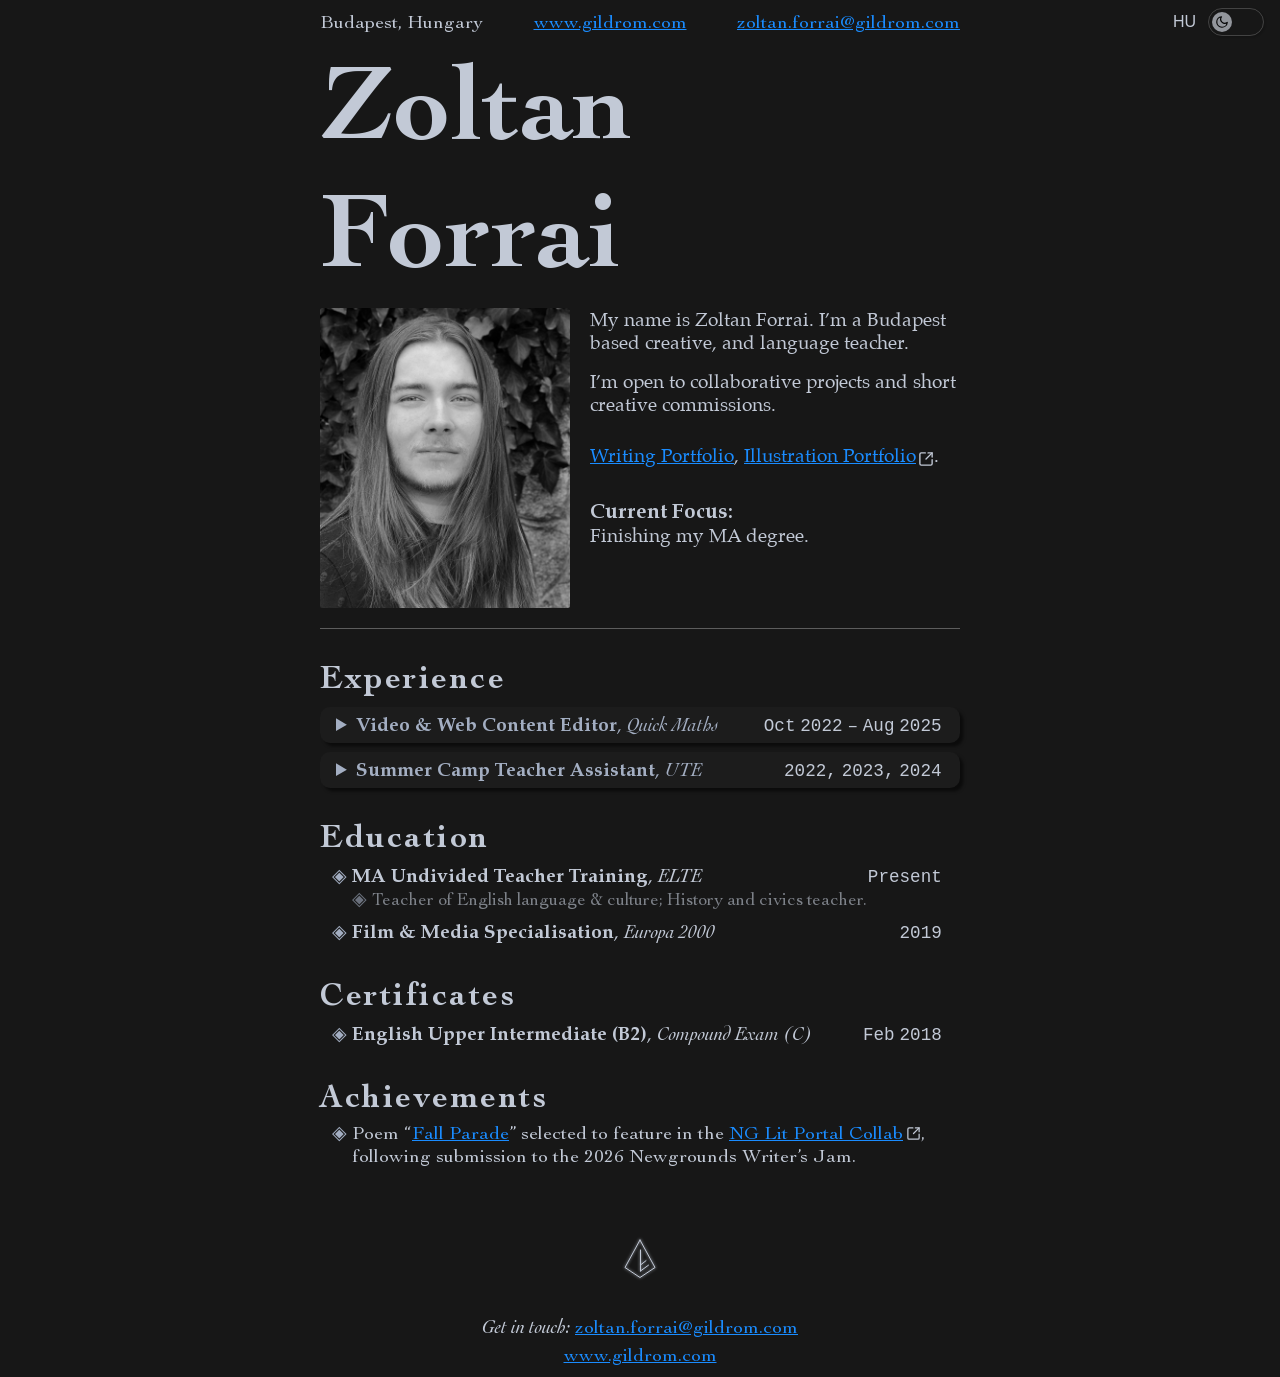
<file: index.html>
<!doctype html>
<html lang="en">
  <head>
    <meta charset="UTF-8" />
    <meta name="viewport" content="width=device-width, initial-scale=1.0" />
    <link rel="icon" type="image/png" href="favicon.ico" />

    <link rel="stylesheet" href="src/styles.css" />
    <link rel="stylesheet" href="src/button.css" />
    <link rel="stylesheet" href="src/a.css" />
    <link rel="stylesheet" href="src/details.css" />

    <title>Zoltan Forrai</title>
  </head>
  <body>
    <header>
      <span>Budapest, Hungary</span>
      <a href="/">www.gildrom.com</a>
      <a href="mailto:zoltan.forrai@gildrom.com">zoltan.forrai@gildrom.com</a>
      <menu id="menu-buttons">
        <a title="Magyar" href="hu" lang="HU">HU</a>
      </menu>
    </header>
    <main>
      <h1>Zoltan Forrai</h1>
      <div class="top">
        <img
          src="src/img/pfp-1040.jpg"
          alt="Portrait of Zoltan Forrai"
          width="250" />
        <p>
          My name is Zoltan Forrai. I&rsquo;m a Budapest based creative, and
          language teacher.
        </p>
        <p>
          I&rsquo;m open to collaborative projects and short creative
          commissions.
        </p>
        <p class="port-link">
          <a href="/literary/fiction">Writing Portfolio</a>,
          <a href="//gildrom.newgrounds.com/">Illustration Portfolio</a>.
        </p>
        <p class="focus">
          <b>Current Focus:</b> <br />
          <span>Finishing my MA degree.</span>
        </p>
      </div>
      <hr />
      <!-- ----------------------------------------------------------------- -->
      <h2>Experience</h2>
      <details>
        <summary>
          <span>
            <span>
              <b>Video & Web Content Editor</b>
              <i>Quick Maths</i>
            </span>
            <span>Oct 2022 – Aug 2025</span>
          </span>
        </summary>
        <p>
          Edited video lessons for online courses on a mathematics learning
          website, taking responsibility for footage clean-up, uploading
          finished videos to the platform, and creating the corresponding pages
          in WordPress.
        </p>
      </details>
      <!-- ----------------------------------------------------------------- -->
      <details>
        <summary>
          <span>
            <span>
              <b>Summer Camp Teacher Assistant</b>
              <i>UTE</i>
            </span>
            <span>2022, 2023, 2024</span>
          </span>
        </summary>
        <p>
          Worked as a teaching assistant at a local sports camp during the
          summer, supervising around 20–25 children, walking them to and from
          the bus, and assisting in catering during breakfast and lunch.
        </p>
      </details>
      <!-- ----------------------------------------------------------------- -->
      <h2>Education</h2>
      <ul>
        <!-- --------------------------------------------------------------- -->
        <li>
          <span>
            <span>
              <b>MA Undivided Teacher Training</b>
              <i>ELTE</i>
            </span>
            <span>Present</span>
          </span>
          <ul>
            <li>
              Teacher of English language & culture; History and civics teacher.
            </li>
          </ul>
        </li>
        <!-- --------------------------------------------------------------- -->
        <li>
          <span>
            <span>
              <b>Film & Media Specialisation</b>
              <i>Europa 2000</i>
            </span>
            <span>2019</span>
          </span>
        </li>
      </ul>
      <!-- ----------------------------------------------------------------- -->
      <h2>Certificates</h2>
      <ul>
        <li>
          <span>
            <span>
              <b>English Upper Intermediate (B2)</b>
              <i>Compound Exam (C)</i>
            </span>
            <span>Feb 2018</span>
          </span>
        </li>
      </ul>
      <!-- ----------------------------------------------------------------- -->
      <h2>Achievements</h2>
      <ul>
        <li>
          Poem &ldquo;<a href="/literary/fiction/fall-parade">Fall Parade</a
          >&rdquo; selected to feature in the
          <a href="//www.newgrounds.com/portal/view/1047186"
            >NG Lit Portal Collab</a
          >, following submission to the 2026 Newgrounds Writer&rsquo;s Jam.
        </li>
      </ul>
      <!-- ----------------------------------------------------------------- -->
      <svg class="my-sigil"></svg>
    </main>
    <footer>
      <p>
        <i>Get in touch:</i>
        <a href="mailto:zoltan.forrai@gildrom.com">zoltan.forrai@gildrom.com</a>
      </p>
      <a href="/">www.gildrom.com</a>
    </footer>
    <script type="module" src="src/theme.js"></script>
    <script type="module" src="src/details.js"></script>
    <script type="module" src="src/links.js"></script>
    <script type="module" src="src/my-sigil.js"></script>
  </body>
</html>
</file>
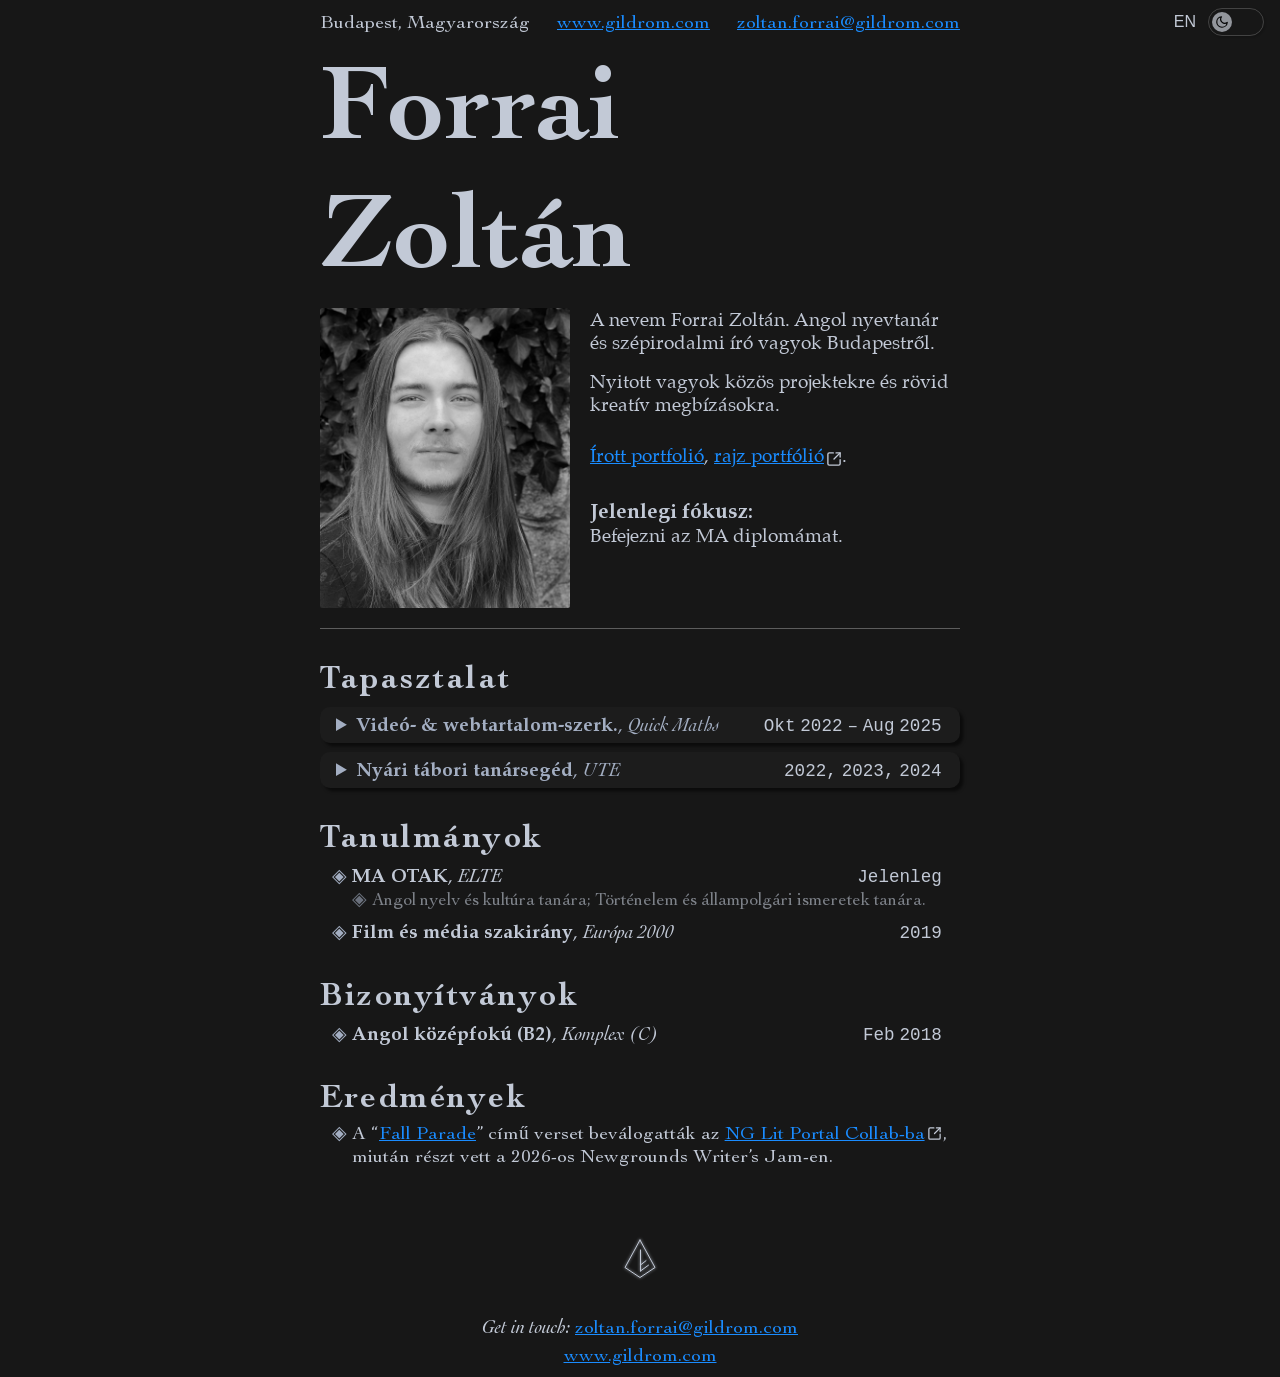
<file: hu.html>
<!doctype html>
<html lang="en">
  <head>
    <meta charset="UTF-8" />
    <meta name="viewport" content="width=device-width, initial-scale=1.0" />
    <link rel="icon" type="image/png" href="favicon.ico" />

    <link rel="stylesheet" href="src/styles.css" />
    <link rel="stylesheet" href="src/button.css" />
    <link rel="stylesheet" href="src/a.css" />
    <link rel="stylesheet" href="src/details.css" />

    <title>Forrai Zoltán</title>
  </head>
  <body>
    <header>
      <span>Budapest, Magyarország</span>
      <a href="/">www.gildrom.com</a>
      <a href="mailto:zoltan.forrai@gildrom.com">zoltan.forrai@gildrom.com</a>
      <menu id="menu-buttons">
        <a title="English" href="./" lang="EN">EN</a>
      </menu>
    </header>
    <main>
      <h1>Forrai Zoltán</h1>
      <div class="top">
        <img
          src="src/img/pfp-1040.jpg"
          alt="Forrai Zoltan Portréja"
          width="250" />
        <p>
          A nevem Forrai Zoltán. Angol nyevtanár és szépirodalmi író vagyok
          Budapestről.
        </p>
        <p>Nyitott vagyok közös projektekre és rövid kreatív megbízásokra.</p>
        <p class="port-link">
          <a href="/literary/fiction">Írott portfolió</a>,
          <a href="//gildrom.newgrounds.com/">rajz portfólió</a>.
        </p>
        <p class="focus">
          <b>Jelenlegi fókusz:</b> <br />
          <span>Befejezni az MA diplomámat.</span>
        </p>
      </div>
      <hr />
      <!-- ----------------------------------------------------------------- -->
      <h2>Tapasztalat</h2>
      <details>
        <summary>
          <span>
            <span>
              <b>Videó- & webtartalom-szerk.</b>
              <i>Quick Maths</i>
            </span>
            <span>Okt 2022 – Aug 2025</span>
          </span>
        </summary>
        <p>
          Online matematikatanítási kurzusok videóleckéit szerkesztettem, a
          felvételek szerkesztéséért feleltem, feltöltöttem a kész videókat a
          platformra, és létrehoztam a hozzájuk tartozó WordPress oldalakat.
        </p>
      </details>
      <!-- ----------------------------------------------------------------- -->
      <details>
        <summary>
          <span>
            <span>
              <b>Nyári tábori tanársegéd</b>
              <i>UTE</i>
            </span>
            <span>2022, 2023, 2024</span>
          </span>
        </summary>
        <p>
          Nyáron tanársegédként dolgoztam egy helyi sporttáborban, körülbelül
          20–25 gyerekre felügyeltem, elkísértem őket a buszhoz és vissza, és
          segítettem az étkeztetésben reggeli és ebéd közben.
        </p>
      </details>
      <!-- ----------------------------------------------------------------- -->
      <h2>Tanulmányok</h2>
      <ul>
        <!-- --------------------------------------------------------------- -->
        <li>
          <span>
            <span>
              <b>MA OTAK</b>
              <i>ELTE</i>
            </span>
            <span>Jelenleg</span>
          </span>
          <ul>
            <li>
              Angol nyelv és kultúra tanára; Történelem és állampolgári
              ismeretek tanára.
            </li>
          </ul>
        </li>
        <!-- --------------------------------------------------------------- -->
        <li>
          <span>
            <span>
              <b>Film és média szakirány</b>
              <i>Európa 2000</i>
            </span>
            <span>2019</span>
          </span>
        </li>
      </ul>
      <!-- ----------------------------------------------------------------- -->
      <h2>Bizonyítványok</h2>
      <ul>
        <li>
          <span>
            <span>
              <b>Angol középfokú (B2)</b>
              <i>Komplex (C)</i>
            </span>
            <span>Feb 2018</span>
          </span>
        </li>
      </ul>
      <!-- ----------------------------------------------------------------- -->
      <h2>Eredmények</h2>
      <ul>
        <li>
          A &ldquo;<a href="/literary/fiction/fall-parade">Fall Parade</a
          >&rdquo; című verset beválogatták az
          <a href="//www.newgrounds.com/portal/view/1047186"
            >NG Lit Portal Collab-ba</a
          >, miután részt vett a 2026-os Newgrounds Writer&rsquo;s Jam-en.
        </li>
      </ul>
      <!-- ----------------------------------------------------------------- -->
      <svg class="my-sigil"></svg>
    </main>
    <footer>
      <p>
        <i>Get in touch:</i>
        <a href="mailto:zoltan.forrai@gildrom.com">zoltan.forrai@gildrom.com</a>
      </p>
      <a href="/">www.gildrom.com</a>
    </footer>
    <script type="module" src="src/theme.js"></script>
    <script type="module" src="src/details.js"></script>
    <script type="module" src="src/links.js"></script>
    <script type="module" src="src/my-sigil.js"></script>
  </body>
</html>
</file>
<file: src/styles.css>
@import url("./cochin/stylesheet.css");
@import url("./palatino/stylesheet.css");

:root {
  --c-g-90: light-dark(hsl(210, 6%, 7%), hsl(225, 40%, 98%));
  --c-g-85: light-dark(hsl(220, 5%, 9%), hsl(225, 40%, 97%));
  --c-g-80: light-dark(hsl(220, 5%, 12%), hsl(225, 40%, 96%));
  --c-g-75: light-dark(hsl(218, 8%, 16%), hsl(225, 40%, 93%));
  --c-g-70: light-dark(hsl(218, 8%, 20%), hsl(220, 29%, 90%));
  --c-g-65: light-dark(hsl(221, 8%, 30%), hsl(220, 29%, 85%));
  --c-g-60: light-dark(hsl(221, 8%, 40%), hsl(219, 20%, 80%));
  --c-g-55: light-dark(hsl(219, 10%, 50%), hsl(219, 20%, 70%));
  --c-g-50: light-dark(hsl(219, 10%, 60%), hsl(219, 10%, 60%));
  --c-g-45: light-dark(hsl(219, 20%, 70%), hsl(219, 10%, 50%));
  --c-g-40: light-dark(hsl(219, 20%, 80%), hsl(221, 8%, 40%));
  --c-g-35: light-dark(hsl(220, 29%, 85%), hsl(221, 8%, 30%));
  --c-g-30: light-dark(hsl(220, 29%, 90%), hsl(218, 8%, 20%));
  --c-g-25: light-dark(hsl(225, 40%, 93%), hsl(218, 8%, 16%));
  --c-g-20: light-dark(hsl(225, 40%, 96%), hsl(220, 5%, 12%));
  --c-g-15: light-dark(hsl(225, 40%, 97%), hsl(220, 5%, 9%));
  --c-g-10: light-dark(hsl(225, 40%, 98%), hsl(210, 6%, 7%));

  --c-background: light-dark(hsl(220, 29%, 90%), hsl(0, 0%, 9%));
}

@media (min-width: 700px) {
  @media (prefers-reduced-motion: no-preference) {
    ::view-transition {
      user-select: none;
      -moz-user-select: none;
    }

    ::view-transition-old(root) {
      animation-delay: 500ms;
    }

    ::view-transition-new(root) {
      animation: circle-in 800ms;
    }

    @keyframes circle-in {
      from {
        clip-path: circle(0% at 97.7% 2.5%);
      }
      to {
        clip-path: circle(150% at 97.7% 2.5%);
      }
    }
  }
}

:focus-visible {
  outline: 2.5px solid light-dark(darkorange, orange);
}

::selection {
  background: light-dark(hsl(120, 80%, 70%), hsl(120, 80%, 10%));
  color: light-dark(hsl(120, 80%, 20%), hsl(120, 80%, 50%));
}

* {
  -moz-osx-font-smoothing: grayscale;
  -webkit-font-smoothing: antialiased;
}

html {
  color-scheme: dark;
  background-color: var(--c-background);
  color: light-dark(hsl(0, 0%, 6%), var(--c-g-60));
  font-family: "Cochin LT Std";

  &#light {
    color-scheme: light;
  }
}

header {
  width: 80ch;
  margin-inline: auto;
  display: flex;
  justify-content: space-between;
  padding-top: 0.25rem;
  max-width: 95vw;
  gap: 0.5rem;

  span,
  > a {
    font-size: 1.2em;
  }
}

menu {
  position: absolute;
  right: 0.5rem;
  top: 0.5rem;
  display: flex;
  gap: 0.75rem;
  align-items: center;
  padding: 0 0.5rem;
  margin: 0;

  a {
    font-size: 1rem;
    text-decoration: none;
    user-select: none;
    color: light-dark(hsl(0, 0%, 6%), var(--c-g-60)) !important;
    font-family: Arial, Helvetica, sans-serif;
    font-weight: lighter;
  }
}

main {
  width: 80ch;
  margin-inline: auto;
  max-width: 95vw;

  p,
  ul,
  details {
    font-size: 1.2em;
    margin-block: 0.5rem;
    line-height: 1;
  }
}

h1 {
  color: light-dark(var(--c-g-65), var(--c-g-60));
  font-size: clamp(1rem, 15.5vw, 6.7rem);
  margin-block: 1rem 0;
}

h2 {
  color: light-dark(var(--c-g-65), var(--c-g-60));
  font-size: clamp(1rem, 15vw, 2rem);
  margin-block: 2.25rem 0.5rem;
  line-height: 1;
  letter-spacing: 2.5px;
}

.top {
  display: flow-root;

  img {
    float: left;
    border-radius: 2.5px;
    margin-right: 1.25rem;
    margin-bottom: 0.75rem;
    user-select: none;
    max-width: 45%;

    &:is(#light &) {
      filter: brightness(1.2) contrast(0.8) sepia(0.1) hue-rotate(200deg);
    }
  }

  p {
    font-family: "Palatino";
    font-size: 1.2rem;
    line-height: 1.2;
    margin: 0;

    & + p {
      margin-top: 1rem;
    }
  }

  b {
    font-size: 1.3rem;
  }
}

hr {
  background-color: transparent;
  border: none;
  border-top: 1px solid
    light-dark(hsla(0, 0%, 20%, 0.6), hsla(0, 0%, 100%, 0.3));
}

i {
  font-style: oblique;
}

.my-sigil {
  display: block;
  margin: 4rem auto 2rem auto;
}

footer {
  text-align: center;
  font-size: 1.2em;

  p {
    margin-block: 0.25rem;
  }
}

ul {
  padding-left: 2rem;

  li::marker {
    content: "◈ ";
    font-size: 1.2rem;

    color: light-dark(var(--c-g-65), var(--c-g-55));
  }
}

li {
  line-height: 1.2;
}

li > span {
  display: inline-flex;
  justify-content: space-between;
  width: 97%;
  align-items: baseline;
}

li b {
  font-family: "Palatino";
  color: light-dark(var(--c-g-65), var(--c-g-60));

  &::after {
    content: ", ";
    font-weight: normal;
  }
}

li ul {
  padding-left: 1.25rem;
  margin-block: 0 0.5rem;
}

li li {
  font-size: 1.1rem;
  opacity: 0.6;
}

li span span:last-of-type {
  font-family: "Courier New", Courier, monospace;
  font-size: 1.1rem;
  word-spacing: -0.325em;
}

.top p.focus,
.top p.port-link {
  margin-top: 1.75rem;
}

@media (max-width: 850px) {
  menu {
    display: none;
  }
}

@media (max-width: 700px) {
  header {
    display: flex;
    flex-wrap: wrap;
  }

  .top img {
    margin-right: 0.5rem;
    margin-bottom: 0.125rem;
  }

  p {
    hyphens: auto;
  }

  .port-link {
    display: flex;
    flex-wrap: wrap;
  }
}

@media (max-width: 650px) {
  summary > span {
    display: inline !important;
  }
}
</file>
<file: src/button.css>
#btn-theme {
  position: relative;
  display: grid;
  align-items: center;
  width: 56px;
  height: 28px;
  padding: 0;
  border: none;
  background: none;
  cursor: pointer;

  &:focus-visible {
    border-radius: 30px;
  }
}

#theme-track,
#theme-thumb {
  opacity: 0.8;
  filter: brightness(0.8);
}

#btn-theme:hover :is(#theme-track, #theme-thumb),
#btn-theme:focus-visible :is(#theme-track, #theme-thumb) {
  opacity: 1;
  filter: brightness(1);
}

#theme-track {
  inset: 0;
  position: absolute;
  border-radius: 28px;
  transition: 0.3s;
  border: 1px solid
    light-dark(hsla(0, 0%, 20%, 0.6), hsla(0, 0%, 100%, 0.3));

  box-shadow: 1px 1px 2px 0.5px rgba(0, 0, 0, 0.2);
  background-color: hsla(from var(--c-g-30) h s l / 0.35);
  overflow-y: hidden;

  &:is(#light &)::before {
    content: "";
    position: absolute;
    top: 0;
    left: 0;
    right: 0;
    height: 40%;
    background: linear-gradient(
      to bottom,
      hsla(0, 0%, 100%, 0.5),
      hsla(0, 0%, 100%, 0)
    );
    pointer-events: none;
    z-index: 2;
  }
}

#theme-thumb {
  position: absolute;
  top: 4px;
  left: 4px;
  width: 20px;
  height: 20px;
  background: var(--c-g-70);
  border-radius: 50%;
  display: flex;
  align-items: center;
  justify-content: center;
  transition: transform 0.4s cubic-bezier(0.34, 1.56, 0.64, 1);
  background-size: 14px;
  background-position: center;
  background-repeat: no-repeat;
  background-image: url("data:image/svg+xml,%3Csvg xmlns='http://www.w3.org/2000/svg' id='icon-moon' viewBox='0 0 24 24' fill='none' stroke='black' stroke-width='2' stroke-linecap='round' stroke-linejoin='round'%3E%3Cpath d='M21 12.79A9 9 0 1 1 11.21 3 7 7 0 0 0 21 12.79z'/%3E%3C/svg%3E");
}

#btn-theme.no-transition #theme-thumb,
#btn-theme.no-transition #theme-track {
  transition: none;
}

html#light #btn-theme #theme-thumb {
  transform: translateX(28px);
  background-size: 14px;
  background-position: center;
  background-repeat: no-repeat;
  background-image: url("data:image/svg+xml,%3Csvg xmlns='http://www.w3.org/2000/svg' viewBox='0 0 24 24' fill='none' stroke='LightGray' stroke-width='2' stroke-linecap='round'%3E%3Ccircle cx='12' cy='12' r='4'/%3E%3Cline x1='12' y1='2' x2='12' y2='5'/%3E%3Cline x1='12' y1='19' x2='12' y2='22'/%3E%3Cline x1='2' y1='12' x2='5' y2='12'/%3E%3Cline x1='19' y1='12' x2='22' y2='12'/%3E%3Cline x1='4.93' y1='4.93' x2='7.05' y2='7.05'/%3E%3Cline x1='16.95' y1='16.95' x2='19.07' y2='19.07'/%3E%3Cline x1='4.93' y1='19.07' x2='7.05' y2='16.95'/%3E%3Cline x1='16.95' y1='7.05' x2='19.07' y2='4.93'/%3E%3C/svg%3E");
}
</file>
<file: src/a.css>
:root {
  --c-blue: light-dark(hsl(220, 100%, 40%), hsl(210, 100%, 55%));
  --c-purple-link: light-dark(hsl(270, 80%, 50%), hsl(270, 60%, 57%));
}

a {
  &:link {
    color: var(--c-blue);
  }

  &:link::selection {
    color: var(--c-blue);
  }

  &:hover {
    color: hsl(from var(--c-blue) h s calc(l + 10));
    text-decoration: underline;
    text-decoration-thickness: 1px;

    &::selection {
      color: hsl(from var(--c-blue) h s calc(l + 10));
    }
  }

  &:visited {
    color: var(--c-purple-link);

    &::selection {
      color: light-dark(hsl(270, 80%, 55%), hsl(270, 60%, 60%));
    }

    &:hover {
      color: light-dark(hsl(270, 100%, 60%), hsl(270, 60%, 65%));

      &::selection {
        color: light-dark(hsl(270, 100%, 60%), hsl(270, 60%, 65%));
      }
    }
  }

  &:any-link:focus-visible,
  &:any-link:focus-visible::selection {
    outline: none;
    color: orange;
    text-decoration: underline;
  }

  *,
  *::selection {
    color: inherit;
  }
}

a[target="_blank"] {
  &:after {
    content: "";
    display: inline-block;
    width: 0.7em;
    height: 0.7em;
    margin-left: 0.1em;
    vertical-align: text-bottom;
    margin-bottom: 4px;
    font-size: 1.4rem;
    background-color: light-dark(hsl(0, 0%, 6%), var(--c-g-60));
    background-size: contain;
    mask: url("data:image/svg+xml;utf8,<svg xmlns='http://www.w3.org/2000/svg' viewBox='0 0 24 24' fill='none' stroke='white' stroke-width='2' stroke-linecap='round' stroke-linejoin='round'><path d='M21 13v6a2 2 0 0 1-2 2H5a2 2 0 0 1-2-2V5a2 2 0 0 1 2-2h6'/><path d='m21 3-9 9'/><path d='M15 3h6v6'/></svg>")
      no-repeat center / contain;
  }

  &:focus-visible::after {
    background-color: orange;
  }
}
</file>
<file: src/details.css>
details {
  margin-top: 0.6rem !important;
  border: 1px solid
    light-dark(
      hsla(from var(--c-g-65) h s l / 0.2),
      hsla(from var(--c-g-55) h s l / 0.2)
    );
  border-radius: 10px;
  background-color: light-dark(hsla(0, 0%, 0%, 0.05), hsla(0, 0%, 0%, 0.1));
  box-shadow: 3.5px 3.5px 3px 0px rgba(0, 0, 0, 0.5);

  &:is(#light &) {
    box-shadow: 2px 2px 2px 0px rgba(0, 0, 0, 0.3);
  }

  &:has(summary:focus-visible) {
    border: 1px dashed light-dark(darkorange, orange);
  }
}

summary {
  border-radius: 10px 10px 10px 10px;
  padding: 0.5rem 0.5rem 0.35rem 1rem;
  font-size: 1.2rem;
  color: light-dark(var(--c-g-65), var(--c-g-55));
  background-color: light-dark(hsla(0, 0%, 0%, 0.05), hsla(0, 0%, 100%, 0.03));
  cursor: pointer;

  &:is(.faq-container summary):before {
    content: counter(item-counter) ". ";
    margin-inline: 0.2rem;
    font-size: 1.1rem;
  }

  &:is([open] summary) {
    border-radius: 10px 10px 0 0;
    border-bottom: 1px solid
      light-dark(
        hsla(from var(--c-g-65) h s l / 0.2),
        hsla(from var(--c-g-55) h s l / 0.2)
      );
  }

  &::marker {
    color: light-dark(var(--c-g-65), var(--c-g-55));
  }

  &:hover {
    background-color: light-dark(hsla(0, 0%, 0%, 0.1), hsla(0, 0%, 100%, 0.05));
  }

  &:focus-visible {
    outline: none;
    background-color: light-dark(hsla(0, 0%, 0%, 0.1), hsla(0, 0%, 100%, 0.05));

    &::marker,
    &:before {
      color: light-dark(darkorange, orange);
    }
  }
}

summary > span {
  display: inline-flex;
  justify-content: space-between;
  width: 95%;
  align-items: baseline;
}

summary b {
  font-family: "Palatino";
}

summary span span:last-of-type {
  font-family: "Courier New", Courier, monospace;
  font-size: 1.1rem;
  word-spacing: -0.325em;
  color: light-dark(hsl(0, 0%, 0%), var(--c-g-60));
}

summary b::after {
  content: ", ";
  font-weight: normal;
}

details p {
  margin: 0.75rem 0.5rem 0.5rem 1rem;
  font-size: 1.25rem;
  line-height: 1.2;
  hyphens: auto;
  font-style: oblique;
}
</file>
